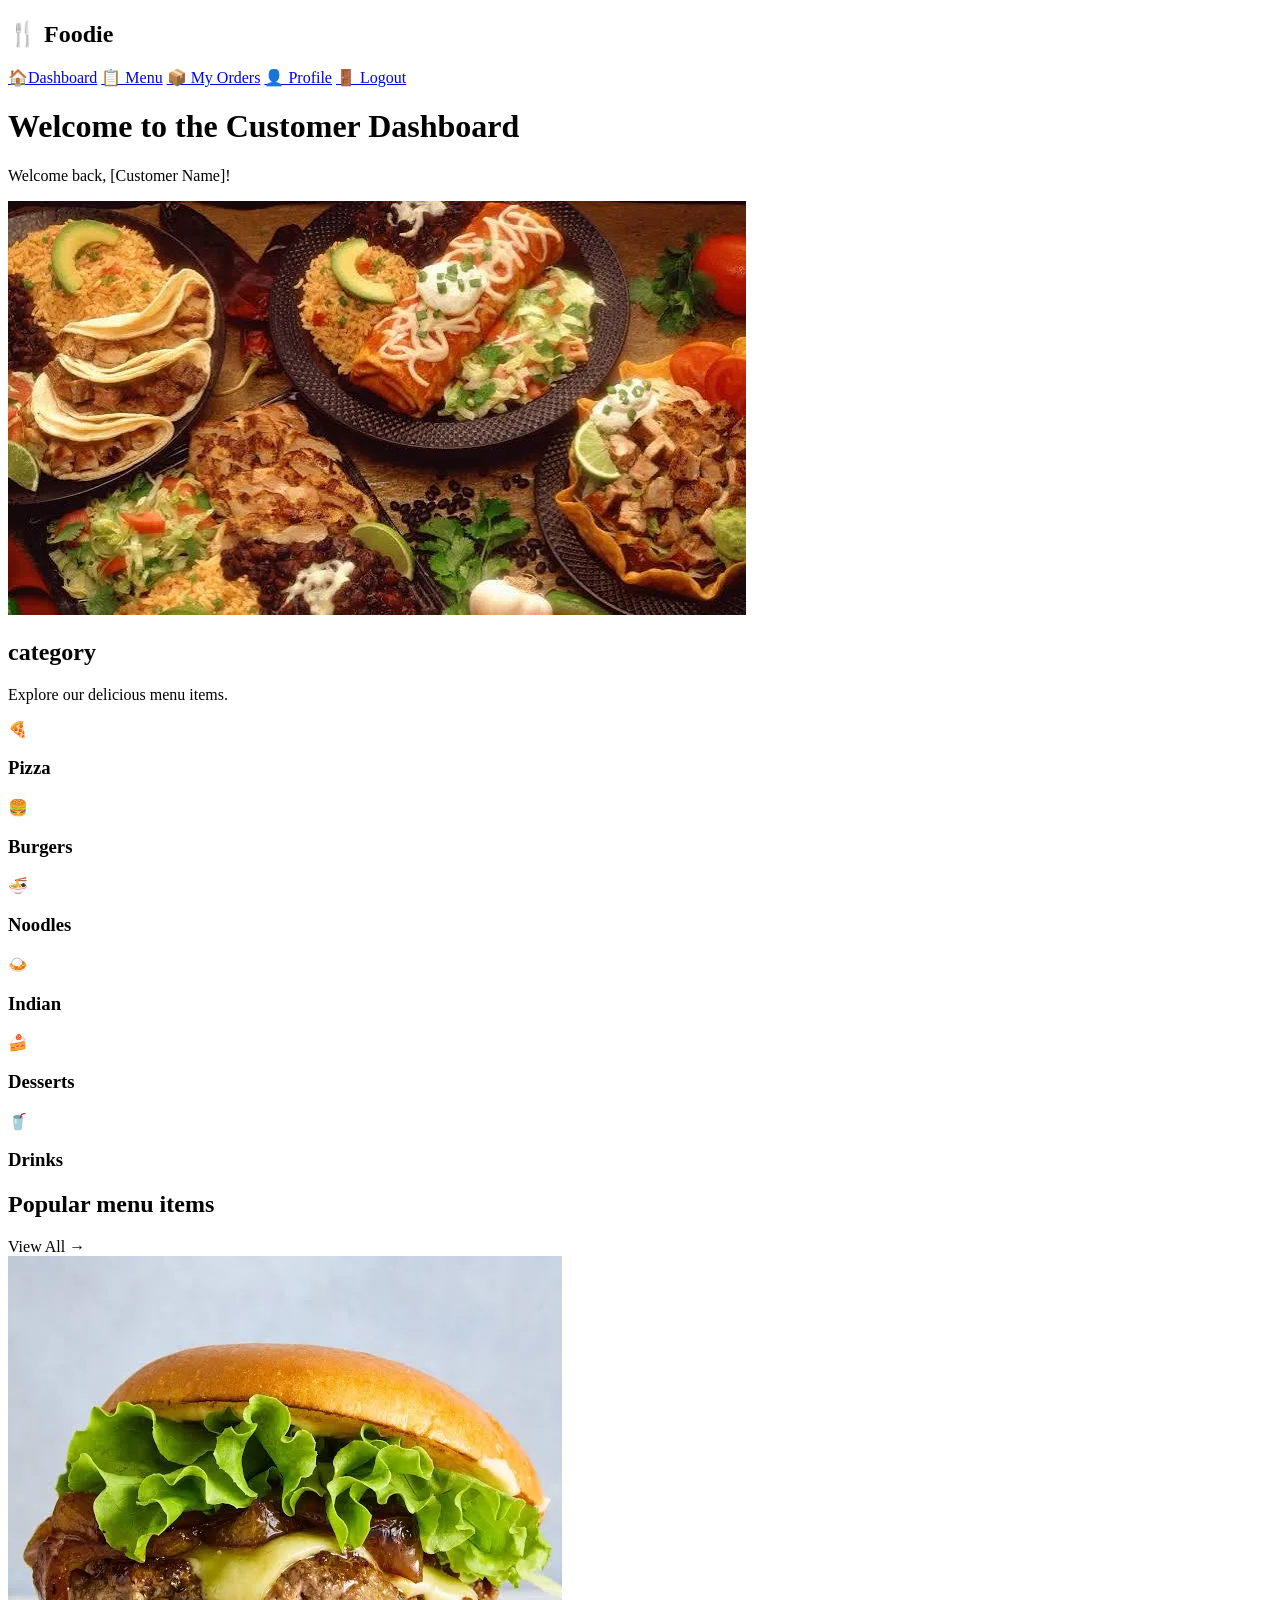
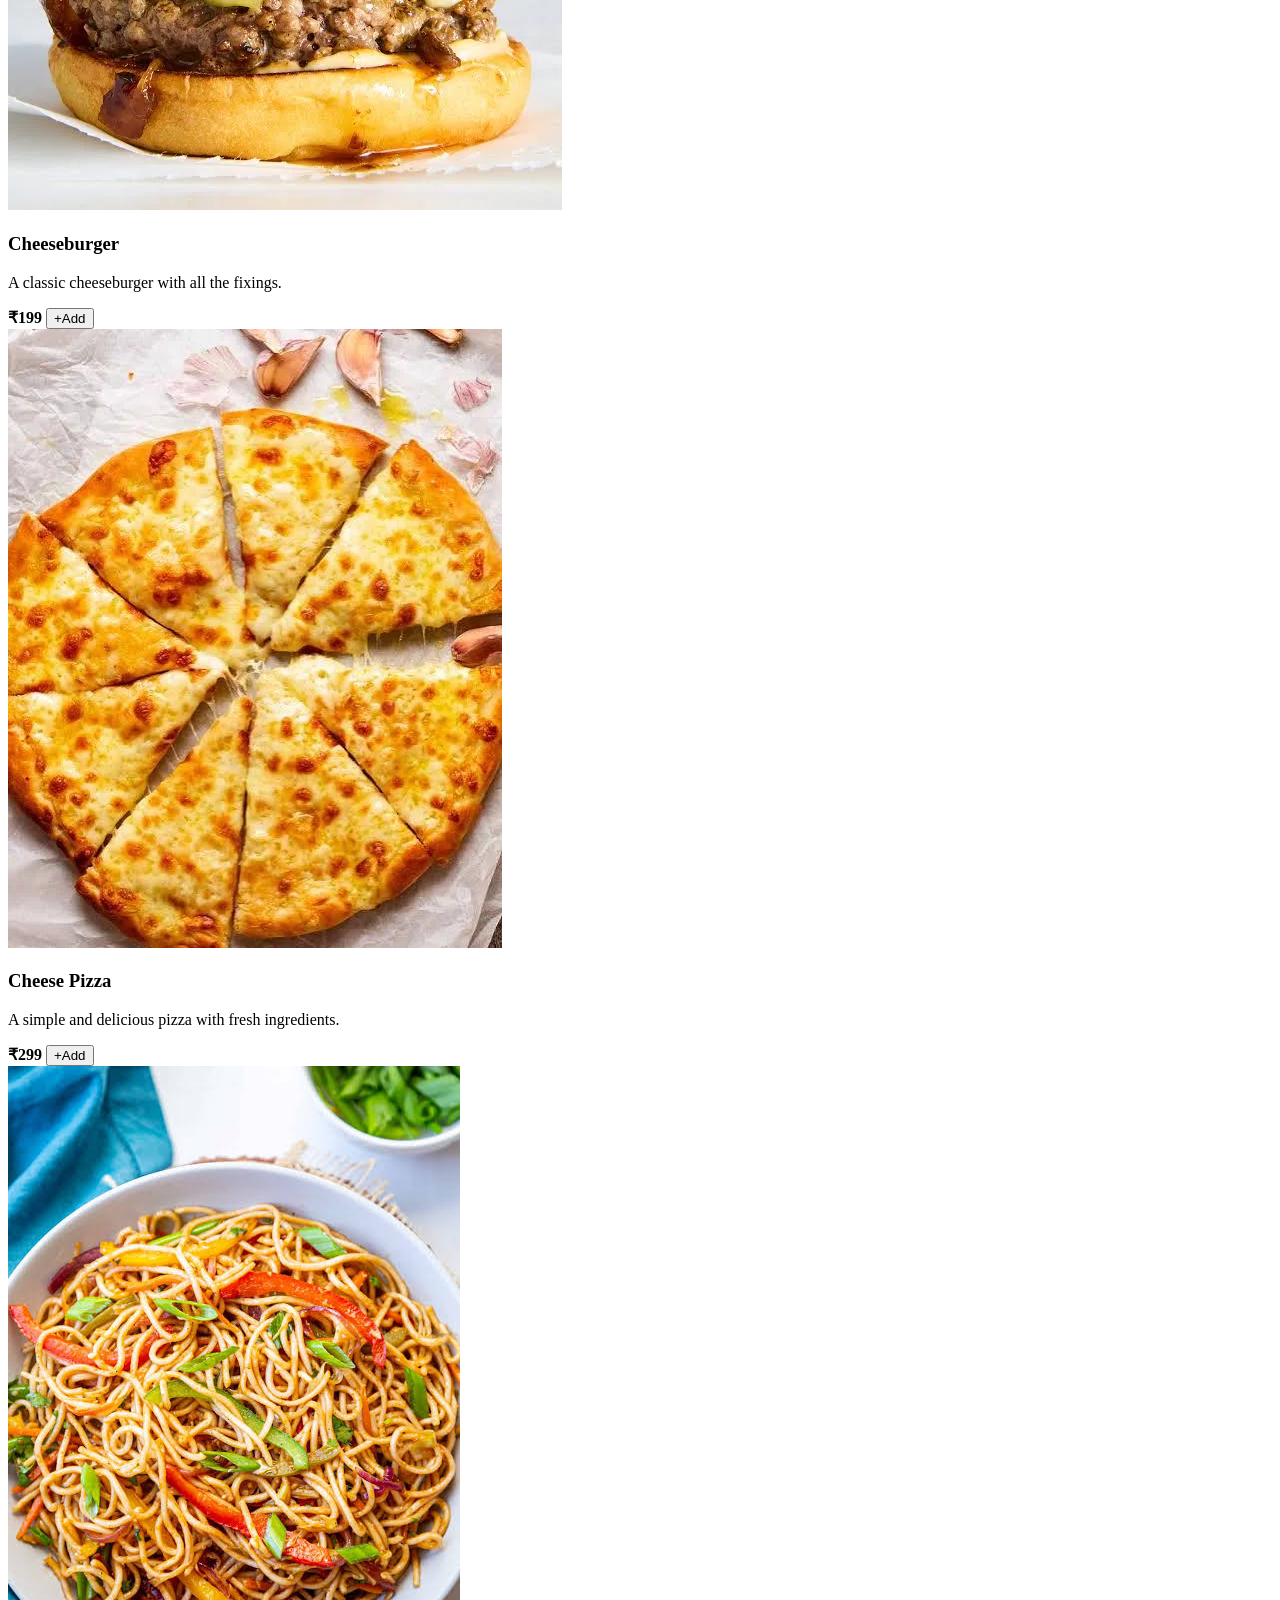
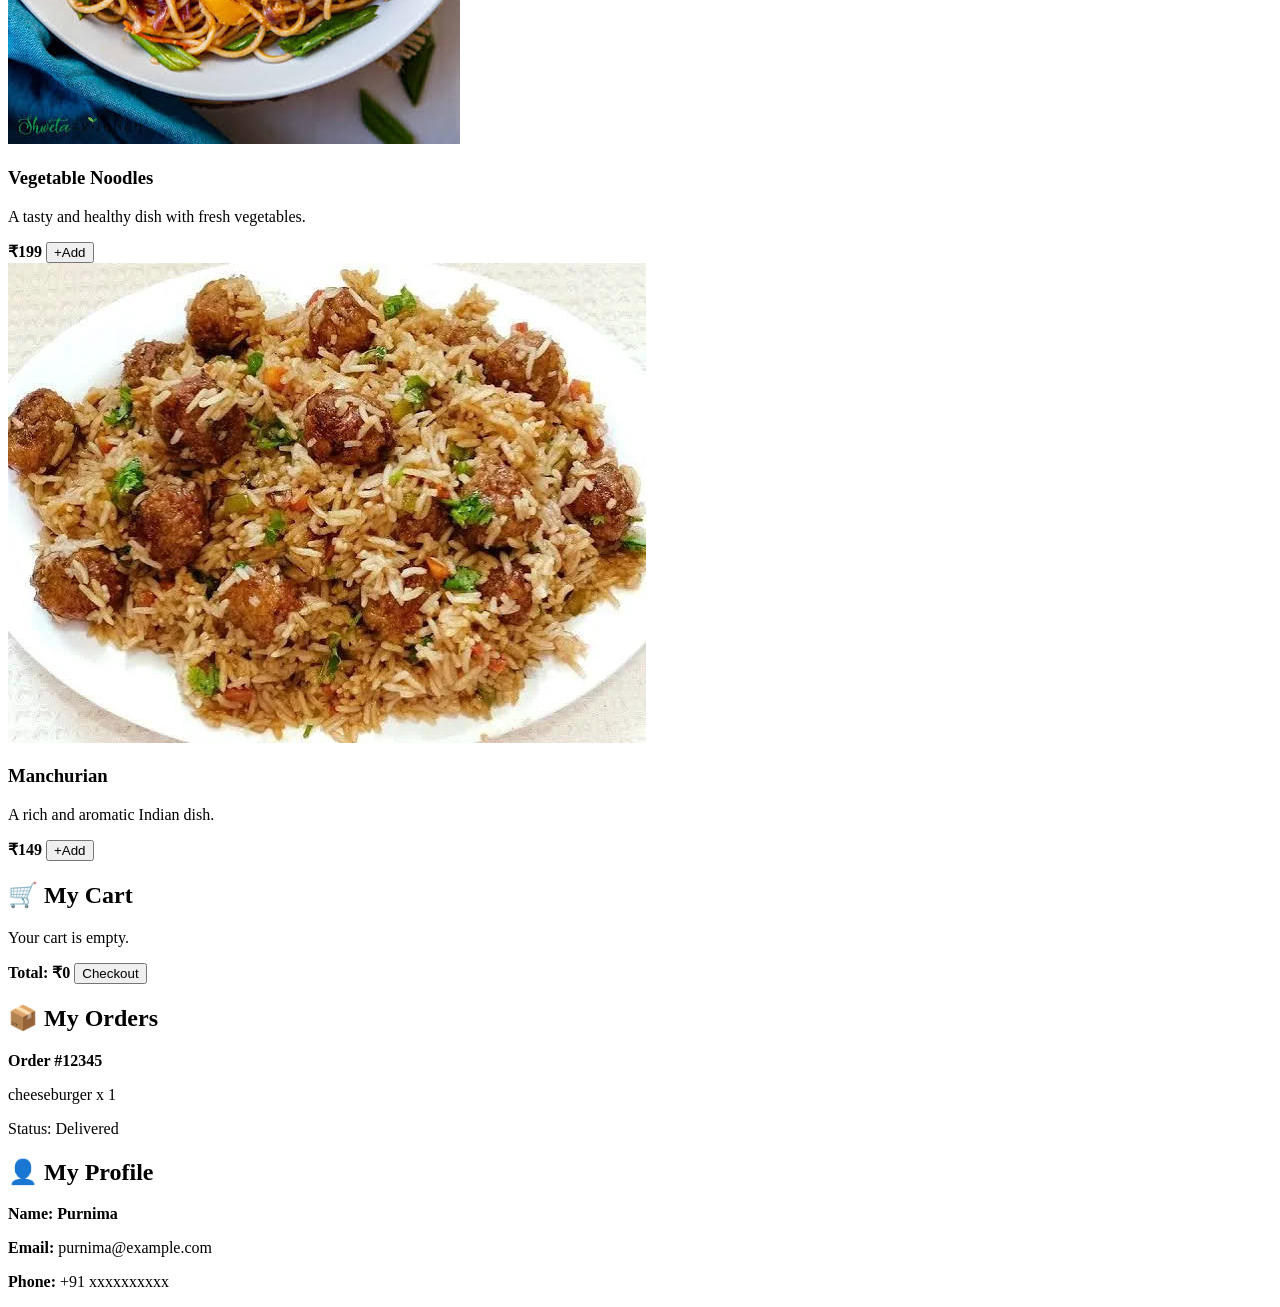
<file: pages/Dashboard.html>
<!DOCTYPE html>
<html lang="en">
<head>
    <meta charset="UTF-8">
    <meta name="viewport" content="width=device-width, initial-scale=1.0">
    <title>Customer Dashboard</title>
</head>
<body>
    <!--sidebar-->
    <aside class="sidebar">
    
            <h2>🍴 Foodie</h2>
        
            
                <a href="#" class="active ">🏠Dashboard</a>
                <a href="#menu">📋 Menu</a>
                <a href="#orders">📦 My Orders</a>
                <a href="#profile">👤 Profile</a>
                <a href="#logout">🚪 Logout</a>
            
       
    </aside>
    <main class="main-content">
        <h1>Welcome to the Customer Dashboard</h1>
        <p>Welcome back, [Customer Name]!</p>
        <img src="../assests/images-converted-from-jpg.webp" alt="Teasty Food">
        </main>
        <section id="categorys">
            <h2>category</h2>
            <p>Explore our delicious menu items.</p>
            <div class="category-container">
        <div class="category-card">
            <div class="category-icon">🍕</div>
            <h3>Pizza</h3>
          
        </div>

        <div class="category-card">
            <div class="category-icon">🍔</div>
            <h3>Burgers</h3>
            
        </div>

        <div class="category-card">
            <div class="category-icon">🍜</div>
            <h3>Noodles</h3>
            
        </div>

        <div class="category-card">
            <div class="category-icon">🍛</div>
            <h3>Indian</h3>
            
        </div>

        <div class="category-card">
            <div class="category-icon">🍰</div>
            <h3>Desserts</h3>
            
        </div>

        <div class="category-card">
            <div class="category-icon">🥤</div>
            <h3>Drinks</h3>
            
        </div>
        <!--menu -->
        <section id="menu">
            <div>
            <h2>Popular menu items</h2>
            <span>View All →</span>
          </div>
          <div class="food-container">
         
          <div class="food-card">
              <img src="../assests/burger-converted-from-jpg.webp" alt="Burger">

          <div class="food-information">
            <h3>Cheeseburger</h3>
            <p>A classic cheeseburger with all the fixings.</p>
          
          <div class="food-bottom">
            <strong>₹199</strong>
            <button onclick="addToCart('cheeseburger',199)">+Add</button>
          </div>
          </div>
          </div>
          <div class="food-card">
            <img src="../assests/pizza-converted-from-jpg.webp" alt="Pizza">
                <div class="food-information">
                <h3>Cheese Pizza</h3>
                <p>A simple and delicious pizza with fresh ingredients.</p>
          
               <div class="food-bottom">
            <strong>₹299</strong>
            <button onclick="addToCart('cheese-pizza',299)">+Add</button>
          </div>
          </div>
          </div>
          <div class="food-card">
            <img src="../assests/noodle.jpg" alt="Noodles">
                <div class="food-information">
                <h3>Vegetable Noodles</h3>
                <p>A tasty and healthy dish with fresh vegetables.</p>
          
               <div class="food-bottom">
            <strong>₹199</strong>
            <button onclick="addToCart('vegetable-noodles',199)">+Add</button>
          </div>
          </div>
          </div>
          <div class="food-card">
           <img src="../assests/manchurian-converted-from-jpg.webp" alt="Indian">
                <div class="food-information">
                <h3>Manchurian</h3>
                <p>A rich and aromatic Indian dish.</p>
          
               <div class="food-bottom">
               <strong>₹149</strong>
               <button onclick="addToCart('manchurian',149)">+Add</button>
          </div>
          </div>
          </div>
        </div>
        </section>
        <section class="cart">
            <h2>🛒 My Cart</h2>
            <div id="cartltems">
                <p class="empty">Your cart is empty.</p>
            </div>
            <div class="cart-total">
                <strong>Total: ₹<span id="cart-total">0</span></strong>
                
                <button id="checkout-button" onclick="checkout()">Checkout</button>

            </div>
        </section>
            
            
            <!--orders-->
        <section id="orders">
            <h2>📦 My Orders</h2>
            <div class="Order-card">
                <strong>Order #12345</strong>
                <p>cheeseburger x 1</p>
                </div>
                <span class="order-status">Status: Delivered</span>

                

            </div>
            
            
        </section>
        <section id="profile" class="profile">
            <h2>👤 My Profile</h2>
            <div class="profile-card">
                <strong>Name: Purnima</strong>
                <p><strong>Email:</strong> purnima@example.com</p>
                <p><strong>Phone:</strong> +91 xxxxxxxxxx</p>
            <!-- Add profile management options here -->
        </section>
</body>
</file>
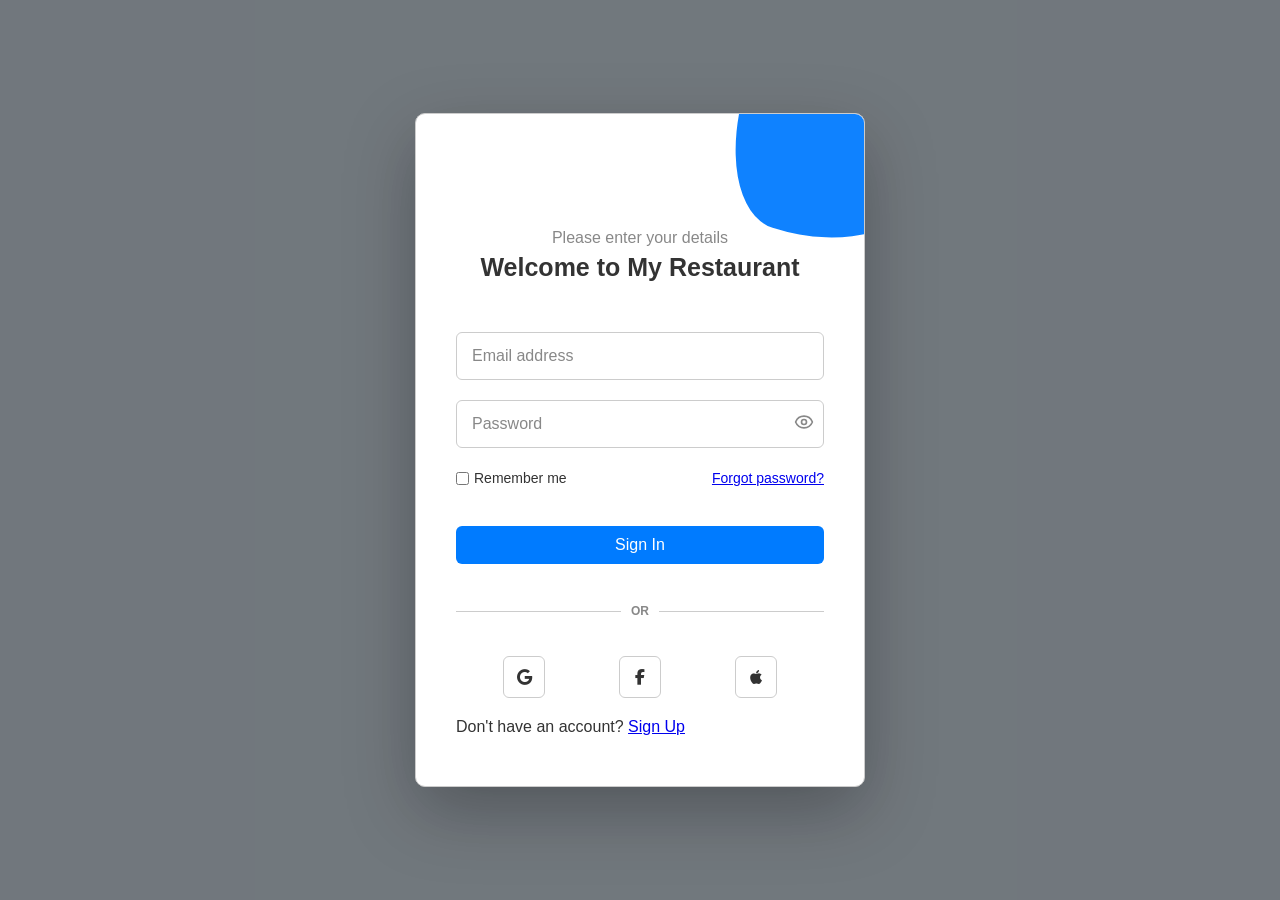
<file: pages/login.html>
<!DOCTYPE html>
<html lang="en">
<head>
  <meta charset="UTF-8">
  <meta name="viewport" content="width=device-width, initial-scale=1.0">
  <title>Login Page</title>
  <link rel="stylesheet" href="https://cdnjs.cloudflare.com/ajax/libs/font-awesome/6.4.0/css/all.min.css">

 
  <link rel="stylesheet" href="../css/style1.css">
</head>
<body class="login-page">
  
  <div class="container">
    <div class="form-container">
      <div class="form-blob" aria-hidden="true">
        
      </div>
      <div class="form-header">
        <p>Please enter your details</p>
        <h1>Welcome to My Restaurant</h1>
      </div>

      <form class="form-box" onsubmit="event.preventDefault();">
      
      <div class="input-group">
       
        <input type="email" id="email" class="input-field" placeholder=" " required>
        <label for="email" class="floating-label">Email address</label>
      </div>
      
      <!-- Password Group -->
      <div class="input-group">
        <input type="password" id="password" class="input-field" placeholder=" " required>
        <label for="password" class="floating-label">Password</label>
        <div class="eye-icon">
          <svg xmlns="http://www.w3.org/2000/svg" width="20" height="20" viewBox="0 0 24 24" fill="none" stroke="currentColor" stroke-width="2" stroke-linecap="round" stroke-linejoin="round" class="lucide lucide-eye"><path d="M2.062 12.348a1 1 0 0 1 0-.696 10.75 10.75 0 0 1 19.876 0 1 1 0 0 1 0 .696 10.75 10.75 0 0 1-19.876 0"/><circle cx="12" cy="12" r="3"/></svg>
        </div>
      </div>

      <!-- Remember Me & Forgot Password -->
      <div class="checkbox-group">
        <div class="form-col remember-me">
          <input type="checkbox" id="remember-me-checkbox" class="checkbox-field">
          <label for="remember-me-checkbox">Remember me</label>
        </div>
        <div class="form-col">
          <a href="forget-password">Forgot password?</a>
        </div>
      </div>

      <!-- Sign In Button -->
      <button type="submit" class="form-btn form-btn-submit">Sign In</button>
      <div class="form-divider"><span>OR</span></div>
      <div class="social" aria-label="Social sign in options">
        <a href="https://accounts.google.com" target="_blank" rel="noopener noreferrer" aria-label="Continue with Google" title="Continue with Google">
          <i class="fa-brands fa-google"></i>
        </a>
        <a href="https://www.facebook.com" target="_blank" rel="noopener noreferrer" aria-label="Continue with Facebook" title="Continue with Facebook">
          <i class="fa-brands fa-facebook-f"></i>
        </a>
        <a href="https://appleid.apple.com" target="_blank" rel="noopener noreferrer" aria-label="Continue with Apple" title="Continue with Apple">
          <i class="fa-brands fa-apple"></i>
        </a>
      </div>

      <!-- Footer Links -->
      <div class="form-footer">
        <p>Don't have an account?
         <a  href="signup.html">Sign Up</a>
      </div>
      </form>
    </div>

  </div>
</body>
</html>
</file>
<file: css/style1.css>
:root {
    --color-background: #f4f7f6;
    --color-text: #333333;
    --color-white: #ffffff;
    --color-border: #cccccc;
    --color-placeholder: #888888;
    --color-primary: #007bff; /* Blue color for focus and primary links */
}
*{
    margin: 0;
    padding: 0;
    box-sizing: border-box;
    font-family: sans-serif;
}
body{
    position: relative;

    background: var(--color-background);
    color: var(--color-text);
    height: 100vh;
    overflow: hidden;
    margin: 0;
}
body::before{
    content: "";
    position: fixed;
    inset: 0;
    background: rgba(20, 28, 38, .58);
    pointer-events: none;
}

.container{
    position: fixed;
    inset: 0;
    z-index: 1;
    display: flex;
    align-items: center;
    justify-content: center;
    height: 100vh;
    padding: 20%;
    overflow: hidden;
}
.form-container{
    position: relative;
    background-color: var(--color-white);
    padding: 50px 40px;
    width: 100%;
    max-width: 450px;
    border: 1px solid var(--color-border);
    border-radius: 10px;
    overflow: hidden;
    box-shadow: 0 24px 70px rgba(0, 0, 0, .28);
}
.form-blob{
    position: absolute;
    top: -80px;
    right: -80px;
    width: 210px;
    height: 210px;
    overflow: hidden;
    background: var(--color-primary);
    border-radius: 62% 38% 67% 33% / 38% 53% 47% 62%;
    transform: rotate(18deg);
    opacity: .94;
}

.form-blob img{
    width: 80%;
    height: 80%;
    object-fit: cover;
    transform: rotate(-18deg) scale(1.25);
    filter: none;
    border: none;
    outline: none;
}
.form-header{
    text-align: center;
    margin-top: 65px;
    flex-direction: column;
    align-items: center;
}
.form-header p{
    color: var(--color-placeholder);
    margin-bottom: 6px;
}
.form-header h1{
    font-size: 25px;
    margin-top: 0px;
    font-weight: bold;
    width: 100%;
    text-align: center;
}
.form-box{
    display: flex;
    flex-direction: column;
    gap: 20px;
    margin-top: 50px;
}

.input-group{
    position: relative;
    display: flex;
}

.input-field{
    height: 48px;
    border: 1px solid var(--color-border);
    border-radius: 6px;
    padding: 12px;
    width: 100%;
    outline: none;
 
}
#password{
    padding-right: 40px;
}

.floating-label{
    position: absolute;
    top: 50%;
    left: 10px;
    transform: translateY(-50%);
    color: var(--color-placeholder);
    pointer-events: none;
    padding-inline: 6px;
    transition: all 0.3s ease;
}

.input-field:focus + .floating-label,
.input-field:not(:placeholder-shown) + .floating-label{
    top:  0px;
    left: 8px;
    font-size: 12px;
    background-color: var(--color-white);
    color: var(--color-primary);
}

.input-field:focus{
    border-color: var(--color-primary);
}

.input-field:not(:placeholder-shown)~ .floating-label{
    top:  0px;
    left: 8px;
    font-size: 12px;
    background-color: var(--color-white);
    color: var(--color-primary);
}

.eye-icon{
    position: absolute;
    right: 10px;
    top: 50%;
    transform: translateY(-50%);
    cursor: pointer;
    color: var(--color-placeholder);
}

.eye-icon svg{
    width: 20px;
    height: 20px;
    cursor: pointer;
    color: var(--color-placeholder);
}
.checkbox-group{
    display: flex;
    align-items: center;
    gap: 10px;
    justify-content: space-between;
    font-size: 14px;
    width: 100%;
    margin-top: 2px;
}

.remember-me{
    display: flex;
    align-items: center;
    gap: 5px;
}
.form-col:last-child {
    margin-left: auto;
}
.form-link {
    color: var(--color-primary);
    text-decoration: none;
}
.form-btn{
    padding: 10px;
    background-color: var(--color-primary);
    color: var(--color-white);
    border: none;
    border-radius: 6px;
    cursor: pointer;
    transition: all 0.3s ease;
}
.form-btn-submit{
    background-color: var(--color-primary);
    color: var(--color-white);
    font-size: 16px;
    font-weight: 600px;
    margin-top: 20px;
    transition: background-color 0.3s ease;
}
.form-btn-submit:hover{
    background-color:var(--color-primary-hover);
}
.form-button{
    display:flex;
    justify-content: center;
    flex-direction: column;
    align-items: center;
    gap: 20px;
    margin-top: 20px;
}
.form-divider{
    display: flex;
    align-items: center;
    gap: 10px;
    color: var(--color-placeholder);
    font-size: 14px;
    margin-top: 20px;
}
.form-divider span {
    font-size: 12px;
    font-weight: 600;
}

.form-divider:before,
.form-divider::after{
    content: "";
    flex: 1;
    height: 1px;
    background-color: var(--color-border);
}
.form-social{
    width: 100%;
    display: grid;
    grid-template-columns: repeat(3, 1fr);
    gap: 10px;
}

.form-btn--social{
    border: 1px solid var(--color-divider);
    transition: .3s ease;
}
.fomr-btn--social:hover{
    background-color: var(--color-social-hover);
    
}
.btn-icon{
    width: 20px;
   
}
.form-link{
    color: var(--color-link);
}
.form-link:hover{
    text-decoration: underline;
}
.social {
    display: flex;
    justify-content: center;
    gap: 20%;
    margin-top: 18px;
}

.social a {
    width: 42px;
    height: 42px;
    display: flex;
    align-items: center;
    justify-content: center;
    border: 1px solid var(--color-border);
    border-radius: 6px;
    color: var(--color-text);
    text-decoration: none;
    transition: all 0.3s ease;
    background: rgba(255, 255, 255, .9);
}

.social a:hover {
    border-color: var(--color-primary);
    color: var(--color-primary);
    transform: translateY(-2px);
}

@media (max-width: 520px) {
    .container {
        align-items: flex-start;
        min-height: auto;
        padding: 12px;
    }

    .form-container {
        padding: 36px 20px 28px;
        margin: 12px 0;
    }

    .form-blob {
        top: -74px;
        right: -74px;
        width: 170px;
        height: 170px;
    }

    .form-header h1 {
        max-width: 85%;
        font-size: 25px;
        line-height: 1.2;
    }

    .form-box {
        gap: 16px;
        margin-top: 32px;
    }

    .checkbox-group {
        align-items: flex-start;
        flex-wrap: wrap;
        row-gap: 8px;
    }

    .form-col:last-child {
        margin-left: 0;
    }

    .social {
        gap: 12%;
    }
}
</file>
